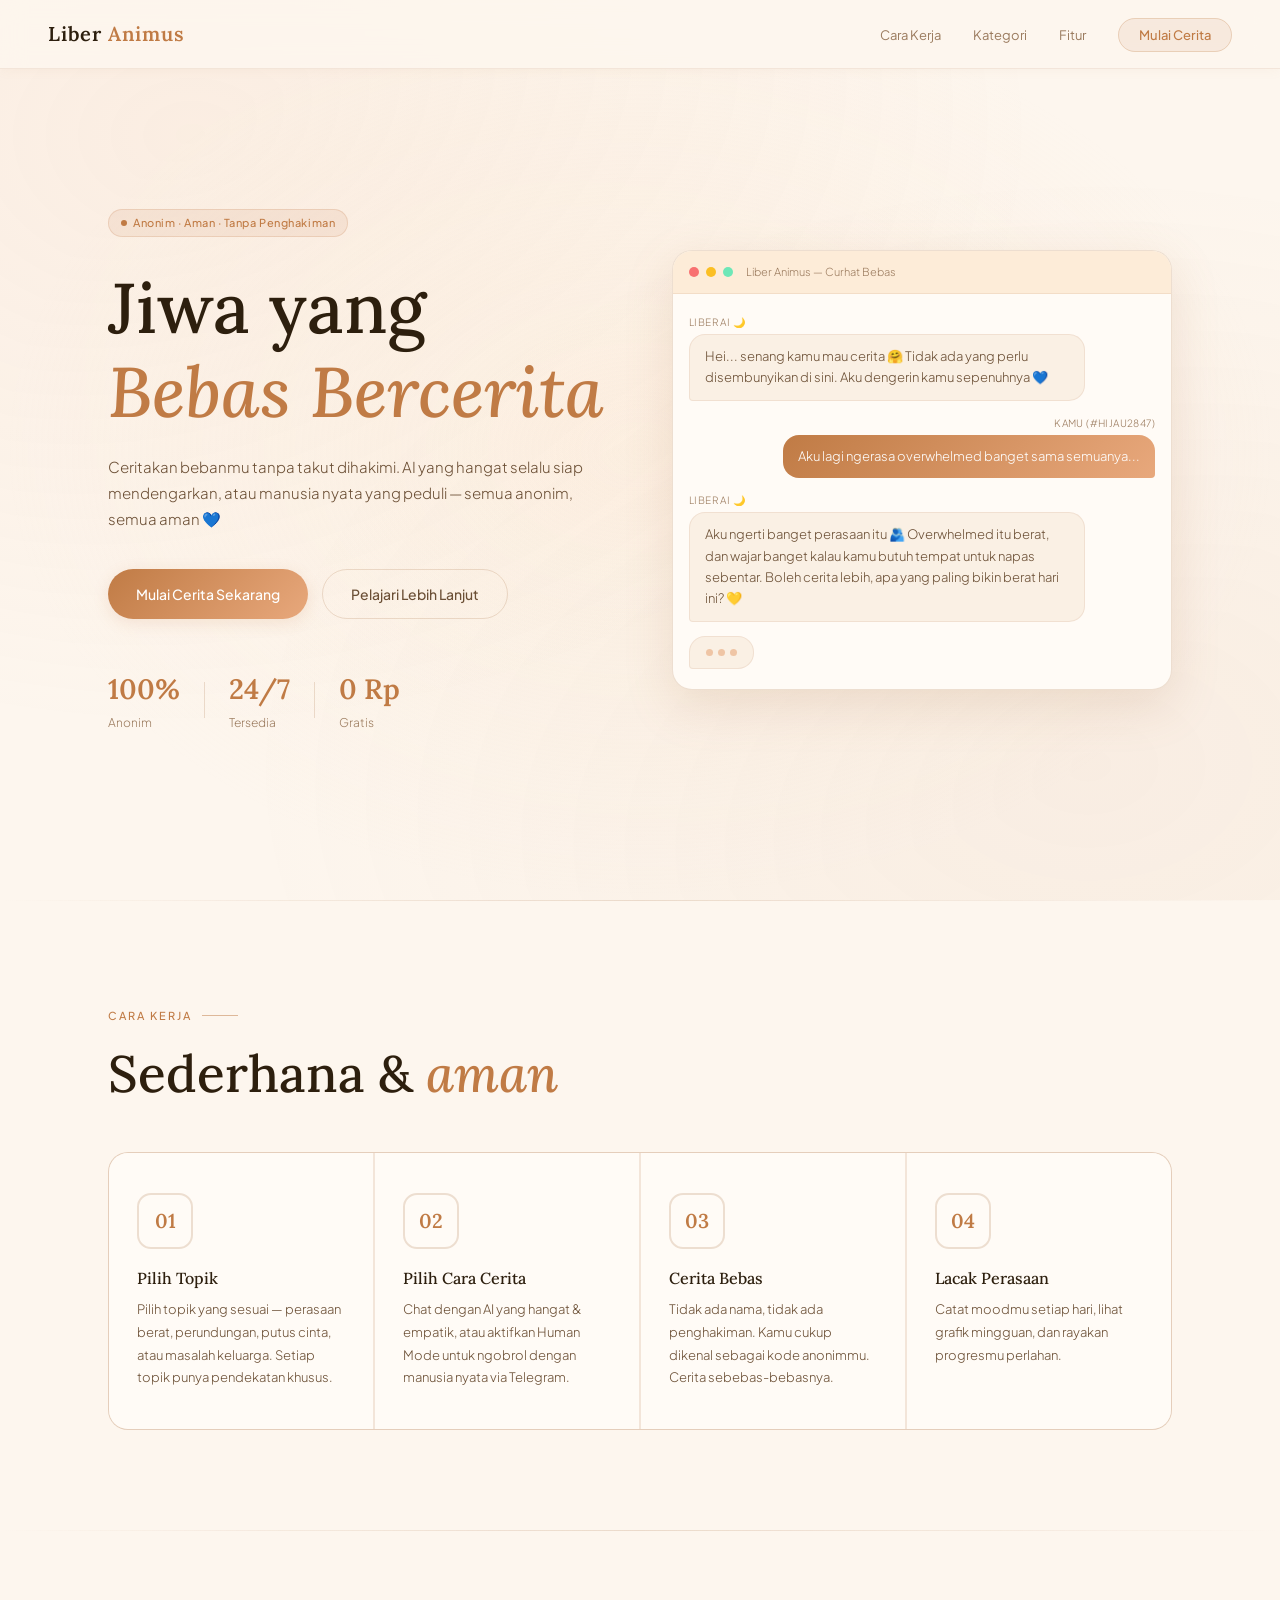
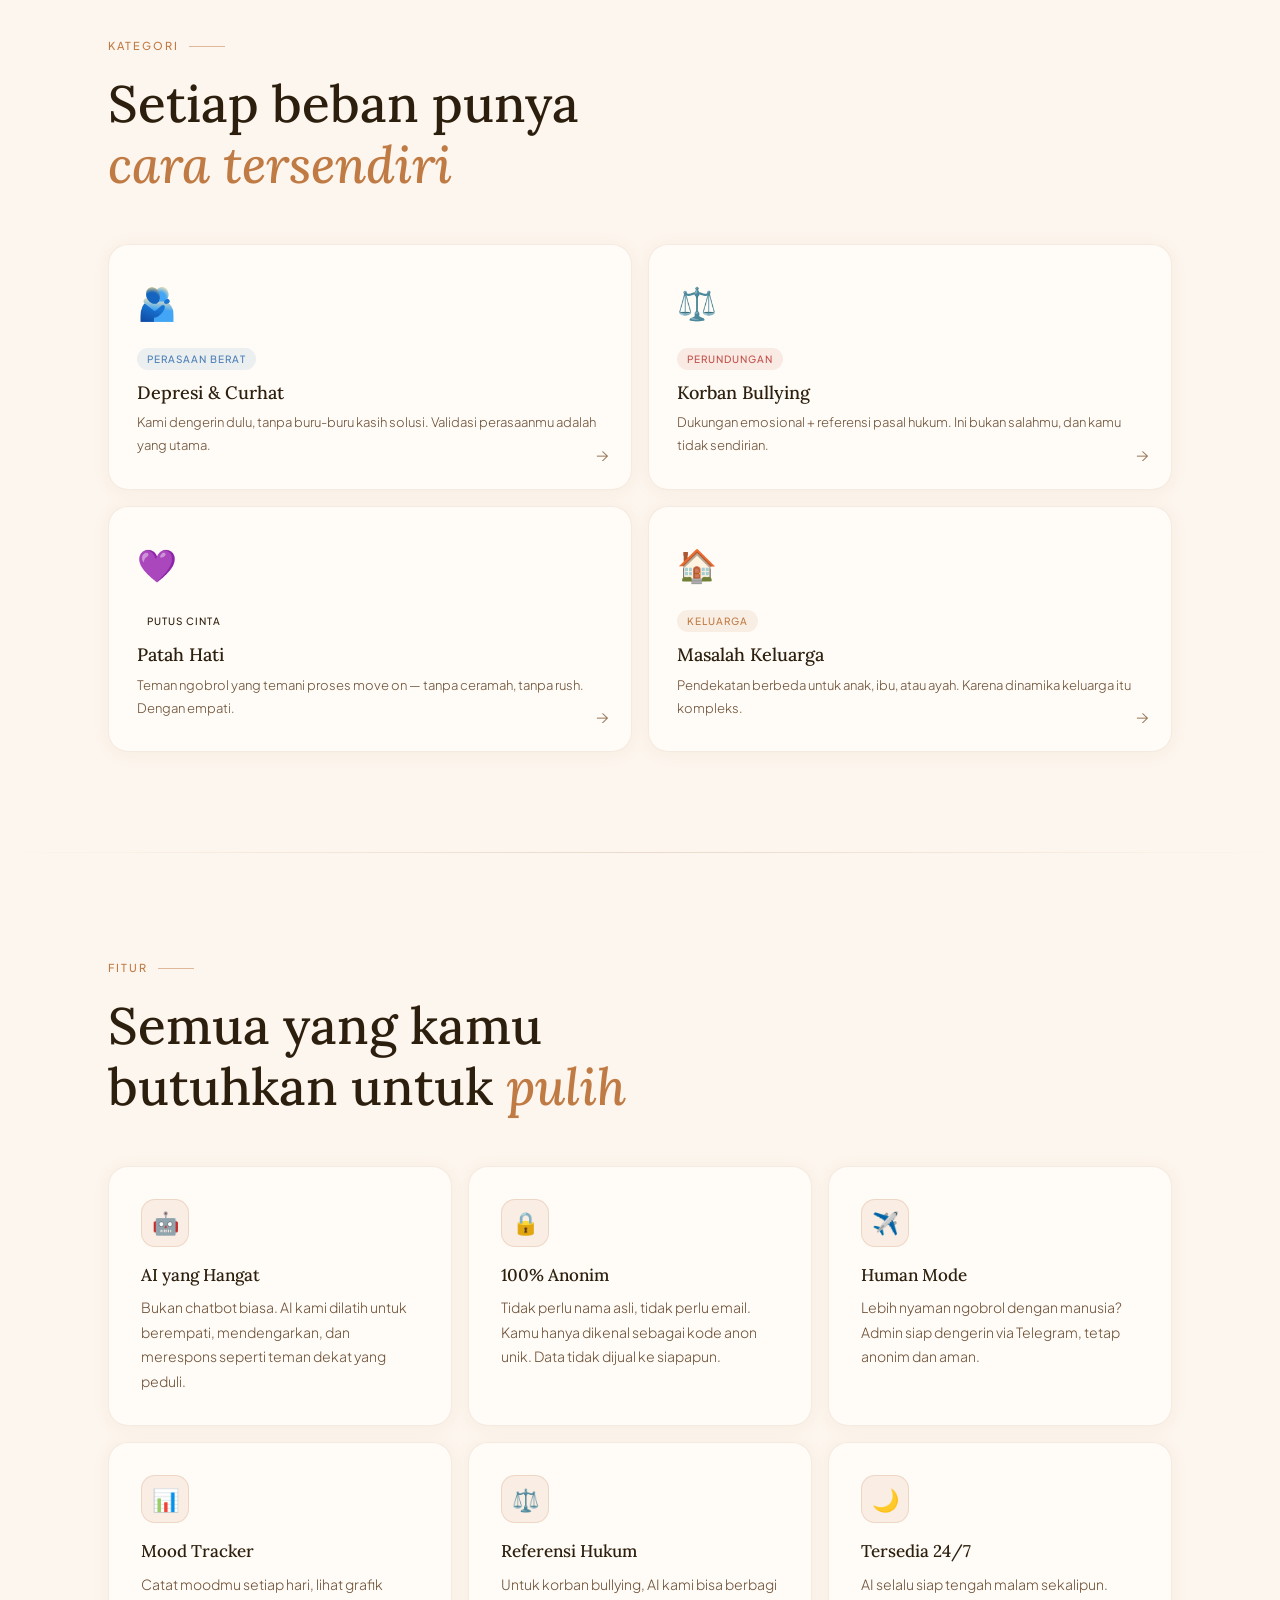
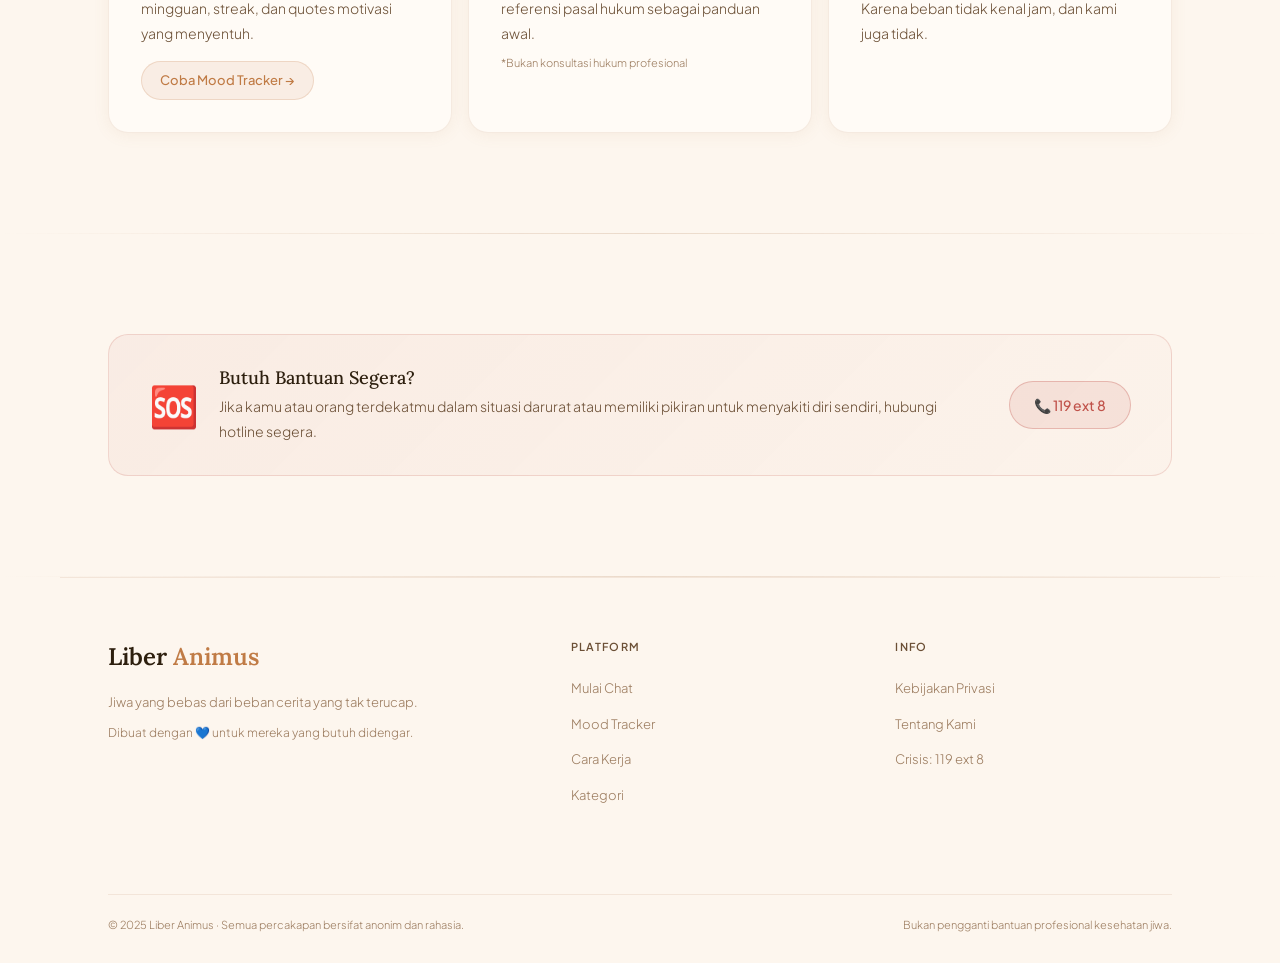
<file: index.html>
<!DOCTYPE html>
<html lang="id">
<head>
<meta charset="UTF-8">
<meta name="viewport" content="width=device-width, initial-scale=1.0">
<title>Liber Animus — Jiwa yang Bebas</title>
<meta name="description" content="Tempat cerita anonim tanpa penghakiman. AI hangat atau manusia nyata — pilihanmu.">
<link rel="stylesheet" href="style.css">
<link rel="stylesheet" href="index.css">
</head>
<body>

<nav>
  <a href="index.html" class="nav-logo">Liber <span>Animus</span></a>
  <ul class="nav-links">
    <li><a href="#cara-kerja">Cara Kerja</a></li>
    <li><a href="#kategori">Kategori</a></li>
    <li><a href="#fitur">Fitur</a></li>
    <li><a href="app.html" class="nav-cta">Mulai Cerita</a></li>
  </ul>
</nav>

<!-- HERO -->
<section class="hero">
  <div class="hero-inner">
    <div class="badge badge-accent hero-badge">
      <span class="badge-dot"></span>
      Anonim · Aman · Tanpa Penghakiman
    </div>
    <h1 class="hero-title">Jiwa yang<br><em>Bebas Bercerita</em></h1>
    <p class="hero-desc">Ceritakan bebanmu tanpa takut dihakimi. AI yang hangat selalu siap mendengarkan, atau manusia nyata yang peduli — semua anonim, semua aman 💙</p>
    <div class="hero-cta">
      <a href="app.html" class="btn btn-primary">Mulai Cerita Sekarang</a>
      <a href="#cara-kerja" class="btn btn-ghost">Pelajari Lebih Lanjut</a>
    </div>
    <div class="hero-stats">
      <div class="hero-stat"><span>100%</span><p>Anonim</p></div>
      <div class="hero-stat-div"></div>
      <div class="hero-stat"><span>24/7</span><p>Tersedia</p></div>
      <div class="hero-stat-div"></div>
      <div class="hero-stat"><span>0 Rp</span><p>Gratis</p></div>
    </div>
  </div>
  <div class="hero-visual">
    <div class="chat-preview">
      <div class="cp-header">
        <span class="cp-dot" style="background:#f87171"></span>
        <span class="cp-dot" style="background:#fbbf24"></span>
        <span class="cp-dot" style="background:#6ee7b7"></span>
        <span class="cp-title">Liber Animus — Curhat Bebas</span>
      </div>
      <div class="cp-body">
        <div class="cp-msg cp-ai">
          <div class="cp-name">Liber AI 🌙</div>
          <div class="cp-bubble">Hei... senang kamu mau cerita 🤗 Tidak ada yang perlu disembunyikan di sini. Aku dengerin kamu sepenuhnya 💙</div>
        </div>
        <div class="cp-msg cp-user">
          <div class="cp-name">Kamu (#Hijau2847)</div>
          <div class="cp-bubble">Aku lagi ngerasa overwhelmed banget sama semuanya...</div>
        </div>
        <div class="cp-msg cp-ai">
          <div class="cp-name">Liber AI 🌙</div>
          <div class="cp-bubble">Aku ngerti banget perasaan itu 🫂 Overwhelmed itu berat, dan wajar banget kalau kamu butuh tempat untuk napas sebentar. Boleh cerita lebih, apa yang paling bikin berat hari ini? 💛</div>
        </div>
        <div class="cp-typing">
          <span></span><span></span><span></span>
        </div>
      </div>
    </div>
  </div>
</section>

<div class="divider"></div>

<!-- CARA KERJA -->
<div class="section" id="cara-kerja">
  <div class="section-label reveal">Cara Kerja</div>
  <h2 class="section-title reveal">Sederhana & <em>aman</em></h2>
  <div class="steps reveal">
    <div class="step">
      <div class="step-num">01</div>
      <h3>Pilih Topik</h3>
      <p>Pilih topik yang sesuai — perasaan berat, perundungan, putus cinta, atau masalah keluarga. Setiap topik punya pendekatan khusus.</p>
    </div>
    <div class="step">
      <div class="step-num">02</div>
      <h3>Pilih Cara Cerita</h3>
      <p>Chat dengan AI yang hangat & empatik, atau aktifkan Human Mode untuk ngobrol dengan manusia nyata via Telegram.</p>
    </div>
    <div class="step">
      <div class="step-num">03</div>
      <h3>Cerita Bebas</h3>
      <p>Tidak ada nama, tidak ada penghakiman. Kamu cukup dikenal sebagai kode anonimmu. Cerita sebebas-bebasnya.</p>
    </div>
    <div class="step">
      <div class="step-num">04</div>
      <h3>Lacak Perasaan</h3>
      <p>Catat moodmu setiap hari, lihat grafik mingguan, dan rayakan progresmu perlahan.</p>
    </div>
  </div>
</div>

<div class="divider"></div>

<!-- KATEGORI -->
<div class="section" id="kategori">
  <div class="section-label reveal">Kategori</div>
  <h2 class="section-title reveal">Setiap beban punya<br><em>cara tersendiri</em></h2>
  <div class="categories reveal">
    <a href="app.html?topic=depresi" class="cat-card cat-blue">
      <span class="cat-emoji">🫂</span>
      <div class="cat-tag">Perasaan Berat</div>
      <h3>Depresi & Curhat</h3>
      <p>Kami dengerin dulu, tanpa buru-buru kasih solusi. Validasi perasaanmu adalah yang utama.</p>
      <span class="cat-arrow">→</span>
    </a>
    <a href="app.html?topic=bullying" class="cat-card cat-red">
      <span class="cat-emoji">⚖️</span>
      <div class="cat-tag">Perundungan</div>
      <h3>Korban Bullying</h3>
      <p>Dukungan emosional + referensi pasal hukum. Ini bukan salahmu, dan kamu tidak sendirian.</p>
      <span class="cat-arrow">→</span>
    </a>
    <a href="app.html?topic=putus" class="cat-card cat-purple">
      <span class="cat-emoji">💜</span>
      <div class="cat-tag">Putus Cinta</div>
      <h3>Patah Hati</h3>
      <p>Teman ngobrol yang temani proses move on — tanpa ceramah, tanpa rush. Dengan empati.</p>
      <span class="cat-arrow">→</span>
    </a>
    <a href="app.html?topic=keluarga" class="cat-card cat-gold">
      <span class="cat-emoji">🏠</span>
      <div class="cat-tag">Keluarga</div>
      <h3>Masalah Keluarga</h3>
      <p>Pendekatan berbeda untuk anak, ibu, atau ayah. Karena dinamika keluarga itu kompleks.</p>
      <span class="cat-arrow">→</span>
    </a>
  </div>
</div>

<div class="divider"></div>

<!-- FITUR -->
<div class="section" id="fitur">
  <div class="section-label reveal">Fitur</div>
  <h2 class="section-title reveal">Semua yang kamu<br>butuhkan untuk <em>pulih</em></h2>
  <div class="features reveal">
    <div class="card feat-card">
      <div class="card-icon">🤖</div>
      <h3>AI yang Hangat</h3>
      <p>Bukan chatbot biasa. AI kami dilatih untuk berempati, mendengarkan, dan merespons seperti teman dekat yang peduli.</p>
    </div>
    <div class="card feat-card">
      <div class="card-icon">🔒</div>
      <h3>100% Anonim</h3>
      <p>Tidak perlu nama asli, tidak perlu email. Kamu hanya dikenal sebagai kode anon unik. Data tidak dijual ke siapapun.</p>
    </div>
    <div class="card feat-card">
      <div class="card-icon">✈️</div>
      <h3>Human Mode</h3>
      <p>Lebih nyaman ngobrol dengan manusia? Admin siap dengerin via Telegram, tetap anonim dan aman.</p>
    </div>
    <div class="card feat-card">
      <div class="card-icon">📊</div>
      <h3>Mood Tracker</h3>
      <p>Catat moodmu setiap hari, lihat grafik mingguan, streak, dan quotes motivasi yang menyentuh.</p>
      <a href="mood.html" class="btn btn-soft btn-sm" style="margin-top:16px;display:inline-flex">Coba Mood Tracker →</a>
    </div>
    <div class="card feat-card">
      <div class="card-icon">⚖️</div>
      <h3>Referensi Hukum</h3>
      <p>Untuk korban bullying, AI kami bisa berbagi referensi pasal hukum sebagai panduan awal.</p>
      <p style="font-size:11px;margin-top:8px;color:var(--text-muted)">*Bukan konsultasi hukum profesional</p>
    </div>
    <div class="card feat-card">
      <div class="card-icon">🌙</div>
      <h3>Tersedia 24/7</h3>
      <p>AI selalu siap tengah malam sekalipun. Karena beban tidak kenal jam, dan kami juga tidak.</p>
    </div>
  </div>
</div>

<div class="divider"></div>

<!-- CRISIS -->
<div class="section">
  <div class="crisis-banner reveal">
    <div class="crisis-left">
      <span class="crisis-icon">🆘</span>
      <div>
        <h3 style="font-size:18px;margin-bottom:6px">Butuh Bantuan Segera?</h3>
        <p>Jika kamu atau orang terdekatmu dalam situasi darurat atau memiliki pikiran untuk menyakiti diri sendiri, hubungi hotline segera.</p>
      </div>
    </div>
    <a href="tel:119" class="btn btn-danger">📞 119 ext 8</a>
  </div>
</div>

<div class="divider"></div>

<!-- FOOTER -->
<footer>
  <div class="footer-brand">
    <div class="footer-logo">Liber <span>Animus</span></div>
    <p>Jiwa yang bebas dari beban cerita yang tak terucap.</p>
    <p style="margin-top:8px;font-size:12px">Dibuat dengan 💙 untuk mereka yang butuh didengar.</p>
  </div>
  <div class="footer-col">
    <h5>Platform</h5>
    <ul>
      <li><a href="app.html">Mulai Chat</a></li>
      <li><a href="mood.html">Mood Tracker</a></li>
      <li><a href="#cara-kerja">Cara Kerja</a></li>
      <li><a href="#kategori">Kategori</a></li>
    </ul>
  </div>
  <div class="footer-col">
    <h5>Info</h5>
    <ul>
      <li><a href="#">Kebijakan Privasi</a></li>
      <li><a href="#">Tentang Kami</a></li>
      <li><a href="tel:119">Crisis: 119 ext 8</a></li>
    </ul>
  </div>
  <div class="footer-bottom">
    <p>© 2025 Liber Animus · Semua percakapan bersifat anonim dan rahasia.</p>
    <p>Bukan pengganti bantuan profesional kesehatan jiwa.</p>
  </div>
</footer>

<script>
const reveals = document.querySelectorAll('.reveal');
const obs = new IntersectionObserver(entries => {
  entries.forEach((e,i) => {
    if (e.isIntersecting) setTimeout(() => e.target.classList.add('visible'), i * 80);
  });
}, { threshold: 0.08 });
reveals.forEach(el => obs.observe(el));
</script>
</body>
</html>
</file>
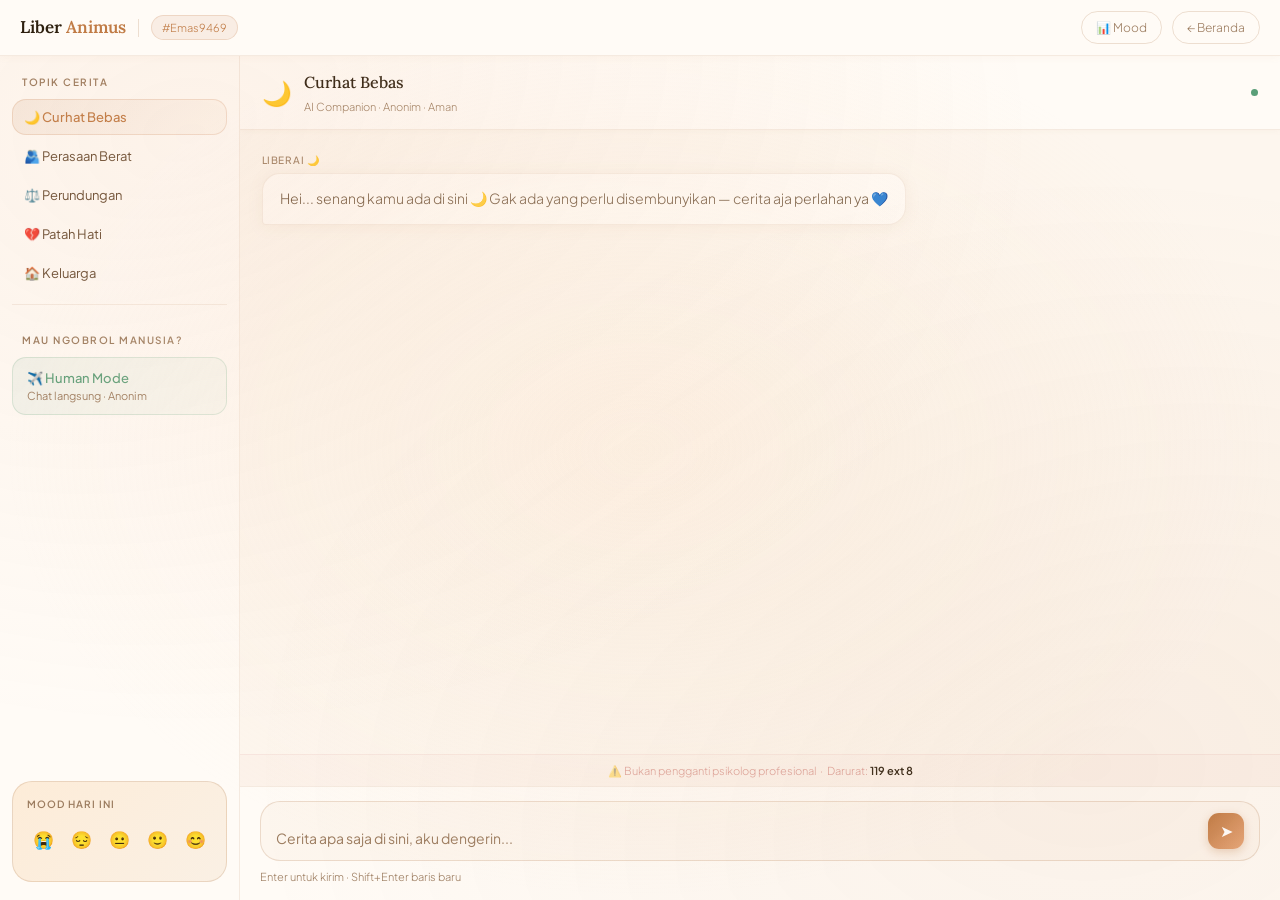
<file: app.html>
<!DOCTYPE html>
<html lang="id">
<head>
<meta charset="UTF-8">
<meta name="viewport" content="width=device-width, initial-scale=1.0">
<title>Liber Animus — Ruang Ceritamu</title>
<link rel="stylesheet" href="style.css">
<link rel="stylesheet" href="app.css">
</head>
<body>

<header class="topbar">
  <a href="index.html" class="topbar-logo">Liber <span>Animus</span></a>
  <div class="topbar-sep"></div>
  <span class="anon-pill" id="anonCode">...</span>
  <div class="topbar-right">
    <a href="mood.html" class="back-link">📊 Mood</a>
    <a href="index.html" class="back-link">← Beranda</a>
  </div>
</header>

<div class="app-body">
  <aside class="sidebar">
    <div class="sidebar-label">Topik Cerita</div>
    <button class="topic-btn" data-topic="umum"     onclick="LiberChat.setTopic('umum')">    🌙 Curhat Bebas</button>
    <button class="topic-btn" data-topic="depresi"  onclick="LiberChat.setTopic('depresi')"> 🫂 Perasaan Berat</button>
    <button class="topic-btn" data-topic="bullying" onclick="LiberChat.setTopic('bullying')">⚖️ Perundungan</button>
    <button class="topic-btn" data-topic="putus"    onclick="LiberChat.setTopic('putus')">   💔 Patah Hati</button>
    <button class="topic-btn" data-topic="keluarga" onclick="LiberChat.setTopic('keluarga')">🏠 Keluarga</button>
    <div class="sidebar-sep"></div>
    <div class="sidebar-label">Mau Ngobrol Manusia?</div>
    <button class="human-btn" onclick="document.getElementById('hmModal').classList.add('active')">
      <div class="human-btn-title">✈️ Human Mode</div>
      <div class="human-btn-sub">Chat langsung · Anonim</div>
    </button>
    <div class="mood-widget">
      <div class="mood-widget-title">Mood hari ini</div>
      <div class="mood-row">
        <button class="mood-btn" onclick="saveMood(this,1)" title="Sangat Berat">😭</button>
        <button class="mood-btn" onclick="saveMood(this,2)" title="Berat">😔</button>
        <button class="mood-btn" onclick="saveMood(this,3)" title="Biasa">😐</button>
        <button class="mood-btn" onclick="saveMood(this,4)" title="Lumayan">🙂</button>
        <button class="mood-btn" onclick="saveMood(this,5)" title="Baik">😊</button>
      </div>
      <div class="mood-saved" id="moodSaved"></div>
    </div>
  </aside>

  <div class="chat-area">
    <div class="chat-header">
      <span class="chat-header-icon" id="topicIcon">🌙</span>
      <div>
        <div class="chat-header-title" id="topicName">Curhat Bebas</div>
        <div class="chat-header-sub">AI Companion · Anonim · Aman</div>
      </div>
      <div class="online-dot"></div>
    </div>
    <div class="chat-messages" id="chatMessages"></div>
    <div class="disclaimer-bar">⚠️ Bukan pengganti psikolog profesional &nbsp;·&nbsp; Darurat: <strong>119 ext 8</strong></div>
    <div class="input-area">
      <div class="input-wrap">
        <textarea class="chat-input" id="chatInput" rows="1"
          placeholder="Cerita apa saja di sini, aku dengerin..."
          oninput="autoResize(this)"></textarea>
        <button class="send-btn" id="sendBtn">➤</button>
      </div>
      <div class="input-hint">Enter untuk kirim · Shift+Enter baris baru</div>
    </div>
  </div>
</div>

<!-- HUMAN MODE MODAL -->
<div class="modal-overlay" id="hmModal">
  <div class="hm-modal">
    <button class="modal-close" onclick="document.getElementById('hmModal').classList.remove('active')">✕</button>
    <div style="text-align:center;margin-bottom:24px">
      <div style="font-size:44px;margin-bottom:12px">✈️</div>
      <div class="modal-title">Human <em>Mode</em></div>
      <p class="modal-sub">Ngobrol dengan manusia nyata via Telegram. Identitasmu 100% tersembunyi.</p>
    </div>
    <div style="background:var(--bg2);border:1px solid var(--border2);border-radius:14px;padding:16px;margin-bottom:16px">
      <p style="font-size:13px;color:var(--text-soft);line-height:1.85;margin:0">
        <strong style="color:var(--text)">Cara pakai:</strong><br>
        1. Klik tombol → masuk Telegram bot<br>
        2. Ketik <strong style="color:var(--accent)">/start</strong> lalu kirim kode anonimmu:<br>
        &nbsp;&nbsp;&nbsp;<strong id="hmAnonCode" style="color:var(--accent);font-size:15px"></strong><br>
        3. Cerita — admin akan balas secepatnya 💙
      </p>
    </div>
    <div style="background:rgba(90,158,120,0.06);border:1px solid rgba(90,158,120,0.2);border-radius:12px;padding:12px 16px;margin-bottom:20px">
      <p style="font-size:12px;color:var(--success);margin:0">🔐 Admin hanya tahu kode anonimmu — identitas asli tidak diketahui siapapun.</p>
    </div>
    <a href="https://t.me/liberanimus_bot" target="_blank"
      style="display:block;text-align:center;background:linear-gradient(135deg,var(--accent),var(--accent2));color:#fff;padding:14px;border-radius:14px;text-decoration:none;font-size:14px;font-weight:500;box-shadow:0 4px 16px rgba(192,123,69,0.3)">
      Buka Telegram Bot →
    </a>
  </div>
</div>

<div id="toast" class="toast"></div>

<script src="gemini.js"></script>
<script src="chat.js"></script>
<script>
function autoResize(el) {
  el.style.height = 'auto';
  el.style.height = Math.min(el.scrollHeight, 100) + 'px';
}
function saveMood(btn, val) {
  document.querySelectorAll('.mood-btn').forEach(b => b.classList.remove('selected'));
  btn.classList.add('selected');
  const labels = ['','Sangat Berat','Berat','Biasa','Lumayan','Baik'];
  const today = new Date().toISOString().split('T')[0];
  localStorage.setItem(`la_mood_${today}`, JSON.stringify({ val, note:'' }));
  const el = document.getElementById('moodSaved');
  if (el) el.textContent = `${btn.textContent} ${labels[val]} dicatat`;
  showToast(`Mood ${btn.textContent} tersimpan!`);
}
function showToast(msg) {
  const t = document.getElementById('toast');
  t.textContent = msg; t.className = 'toast success show';
  setTimeout(() => t.classList.remove('show'), 2500);
}
document.addEventListener('DOMContentLoaded', () => {
  const code = sessionStorage.getItem('la_anon') || '';
  const el = document.getElementById('hmAnonCode');
  if (el) el.textContent = code;
  const today = new Date().toISOString().split('T')[0];
  const saved = localStorage.getItem(`la_mood_${today}`);
  if (saved) {
    try {
      const { val } = JSON.parse(saved);
      const btn = document.querySelectorAll('.mood-btn')[val-1];
      if (btn) { btn.classList.add('selected'); const labels=['','Sangat Berat','Berat','Biasa','Lumayan','Baik']; document.getElementById('moodSaved').textContent = `${btn.textContent} ${labels[val]} dicatat`; }
    } catch(e) {}
  }
});
document.getElementById('hmModal').addEventListener('click', function(e) { if(e.target===this) this.classList.remove('active'); });
</script>

<!-- BOTTOM NAV (mobile only) -->
<div class="panel-overlay" id="panelOverlay" onclick="closePanels()"></div>

<!-- Panel Topik -->
<div class="mobile-panel" id="topikPanel">
  <div class="panel-handle"></div>
  <div class="panel-title">Topik Cerita</div>
  <button class="topic-btn" data-topic="umum"     onclick="LiberChat.setTopic('umum');closePanels()">🌙 Curhat Bebas</button>
  <button class="topic-btn" data-topic="depresi"  onclick="LiberChat.setTopic('depresi');closePanels()">🫂 Perasaan Berat</button>
  <button class="topic-btn" data-topic="bullying" onclick="LiberChat.setTopic('bullying');closePanels()">⚖️ Perundungan</button>
  <button class="topic-btn" data-topic="putus"    onclick="LiberChat.setTopic('putus');closePanels()">💔 Patah Hati</button>
  <button class="topic-btn" data-topic="keluarga" onclick="LiberChat.setTopic('keluarga');closePanels()">🏠 Keluarga</button>
</div>

<!-- Panel Mood -->
<div class="mobile-panel" id="moodPanel">
  <div class="panel-handle"></div>
  <div class="panel-title">Mood Hari Ini</div>
  <div class="mood-row">
    <button class="mood-btn" onclick="saveMood(this,1)" title="Sangat Berat">😭</button>
    <button class="mood-btn" onclick="saveMood(this,2)" title="Berat">😔</button>
    <button class="mood-btn" onclick="saveMood(this,3)" title="Biasa">😐</button>
    <button class="mood-btn" onclick="saveMood(this,4)" title="Lumayan">🙂</button>
    <button class="mood-btn" onclick="saveMood(this,5)" title="Baik">😊</button>
  </div>
  <div class="mood-saved" id="moodSavedMobile" style="text-align:center;margin-top:12px;font-size:13px;color:var(--text-muted)"></div>
  <a href="mood.html" style="display:block;text-align:center;margin-top:16px;font-size:13px;color:var(--accent)">Lihat Mood Tracker →</a>
</div>

<!-- Bottom Nav -->
<nav class="bottom-nav">
  <button class="bn-item active" id="bn-chat" onclick="showChat()">
    <span>💬</span><span>Chat</span>
  </button>
  <button class="bn-item" id="bn-topik" onclick="togglePanel('topikPanel','bn-topik')">
    <span>📂</span><span>Topik</span>
  </button>
  <button class="bn-item" id="bn-human" onclick="document.getElementById('hmModal').classList.add('active');closePanels()">
    <span>✈️</span><span>Human</span>
  </button>
  <button class="bn-item" id="bn-mood" onclick="togglePanel('moodPanel','bn-mood')">
    <span>📊</span><span>Mood</span>
  </button>
</nav>

<script>
function togglePanel(panelId, btnId) {
  const panel = document.getElementById(panelId);
  const overlay = document.getElementById('panelOverlay');
  const isOpen = panel.classList.contains('open');
  closePanels();
  if (!isOpen) {
    panel.classList.add('open');
    overlay.classList.add('show');
    document.querySelectorAll('.bn-item').forEach(b => b.classList.remove('active'));
    document.getElementById(btnId)?.classList.add('active');
  }
}
function closePanels() {
  document.querySelectorAll('.mobile-panel').forEach(p => p.classList.remove('open'));
  document.getElementById('panelOverlay')?.classList.remove('show');
  document.getElementById('bn-chat')?.classList.add('active');
  document.querySelectorAll('.bn-item:not(#bn-chat)').forEach(b => b.classList.remove('active'));
}
function showChat() {
  closePanels();
  document.getElementById('bn-chat').classList.add('active');
}
</script>
</body>
</html>
</file>
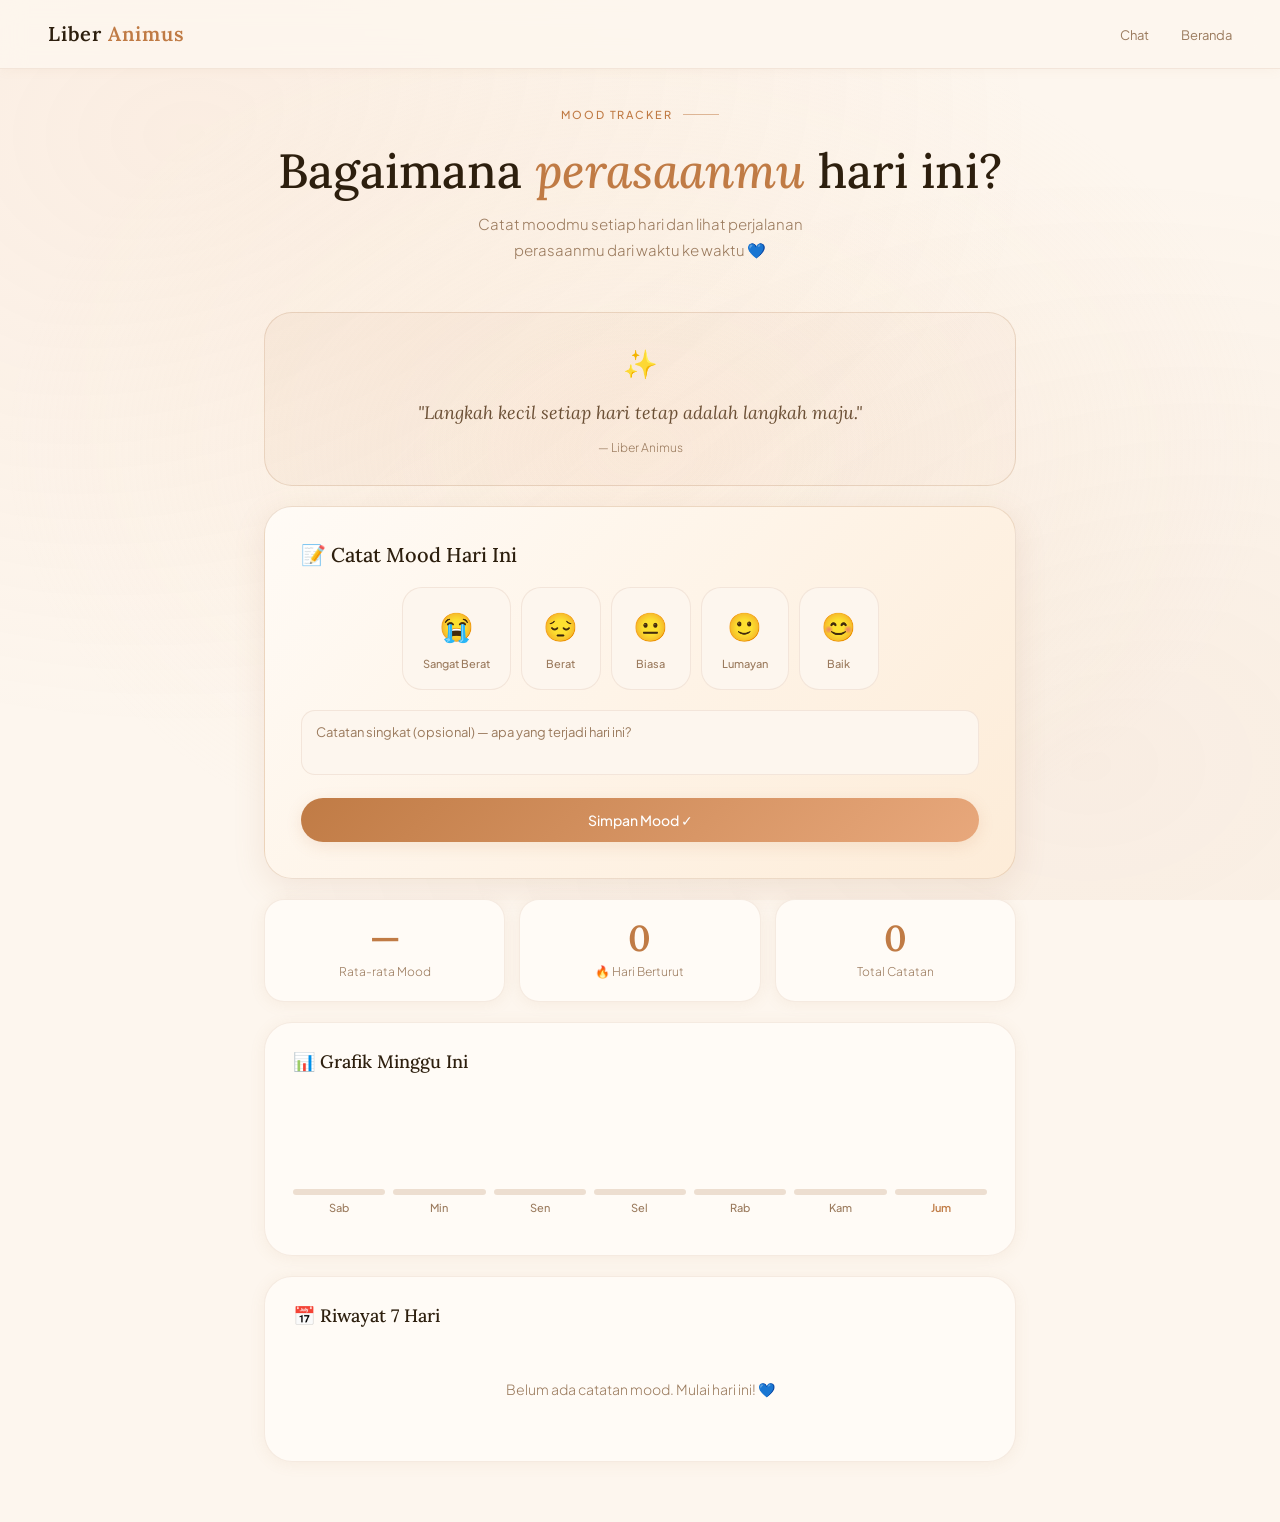
<file: mood.html>
<!DOCTYPE html>
<html lang="id">
<head>
<meta charset="UTF-8">
<meta name="viewport" content="width=device-width, initial-scale=1.0">
<title>Liber Animus — Mood Tracker</title>
<link rel="stylesheet" href="style.css">
<link rel="stylesheet" href="mood.css">
</head>
<body>

<nav>
  <a href="index.html" class="nav-logo">Liber <span>Animus</span></a>
  <ul class="nav-links">
    <li><a href="app.html">Chat</a></li>
    <li><a href="index.html">Beranda</a></li>
  </ul>
</nav>

<div class="mood-page">

  <div class="mood-header">
    <div class="section-label" style="justify-content:center">Mood Tracker</div>
    <h1>Bagaimana <em>perasaanmu</em> hari ini?</h1>
    <p>Catat moodmu setiap hari dan lihat perjalanan perasaanmu dari waktu ke waktu 💙</p>
  </div>

  <!-- QUOTE HARIAN -->
  <div class="quote-card" id="quoteCard">
    <div class="quote-icon">✨</div>
    <div class="quote-text" id="quoteText">Memuat quote...</div>
    <div class="quote-author" id="quoteAuthor"></div>
  </div>

  <!-- CATAT MOOD HARI INI -->
  <div class="today-card">
    <h3>📝 Catat Mood Hari Ini</h3>
    <div class="mood-options" id="moodOptions"></div>
    <textarea class="mood-note" id="moodNote" rows="2" placeholder="Catatan singkat (opsional) — apa yang terjadi hari ini?"></textarea>
    <button class="btn btn-primary btn-full" onclick="saveTodayMood()">Simpan Mood ✓</button>
    <div id="savedMsg" style="text-align:center;margin-top:12px;font-size:13px;color:var(--success);display:none">✓ Mood hari ini tersimpan!</div>
  </div>

  <!-- STATS -->
  <div class="stats-row" id="statsRow">
    <div class="stat-card"><span class="stat-val" id="statAvg">—</span><div class="stat-label">Rata-rata Mood</div></div>
    <div class="stat-card"><span class="stat-val" id="statStreak">0</span><div class="stat-label">🔥 Hari Berturut</div></div>
    <div class="stat-card"><span class="stat-val" id="statTotal">0</span><div class="stat-label">Total Catatan</div></div>
  </div>

  <!-- GRAFIK MINGGUAN -->
  <div class="chart-card">
    <h3>📊 Grafik Minggu Ini</h3>
    <div class="chart-bars" id="chartBars"></div>
  </div>

  <!-- RIWAYAT -->
  <div class="history-card">
    <h3>📅 Riwayat 7 Hari</h3>
    <div class="history-list" id="historyList"></div>
  </div>

</div>

<div id="toast" class="toast"></div>

<script>
const MOODS = [
  { val:1, emoji:'😭', label:'Sangat Berat', color:'#e07070' },
  { val:2, emoji:'😔', label:'Berat',        color:'#e09050' },
  { val:3, emoji:'😐', label:'Biasa',        color:'#d4b050' },
  { val:4, emoji:'🙂', label:'Lumayan',      color:'#80b870' },
  { val:5, emoji:'😊', label:'Baik',         color:'#5a9e78' }
];

const QUOTES = [
  { text: "Kamu tidak harus kuat setiap saat. Hari ini cukup dengan bertahan.", author: "— Liber Animus" },
  { text: "Perasaanmu valid, apapun itu. Kamu layak untuk didengar.", author: "— Liber Animus" },
  { text: "Setiap hari yang kamu lewati adalah bukti betapa kuatnya kamu.", author: "— Liber Animus" },
  { text: "Tidak apa-apa untuk tidak baik-baik saja. Itu juga bagian dari manusia.", author: "— Liber Animus" },
  { text: "Langkah kecil setiap hari tetap adalah langkah maju.", author: "— Liber Animus" },
  { text: "Kamu sudah melewati semua hari terberatmu sejauh ini — itu luar biasa.", author: "— Liber Animus" },
  { text: "Merawat dirimu sendiri bukan kemewahan, itu kebutuhan.", author: "— Liber Animus" },
  { text: "Ceritamu belum selesai. Halaman berikutnya masih menunggu.", author: "— Liber Animus" },
  { text: "Kamu berharga, bahkan di hari-hari saat kamu lupa akan hal itu.", author: "— Liber Animus" },
  { text: "Istirahat bukan berarti menyerah. Itu berarti kamu manusia.", author: "— Liber Animus" }
];

let selectedMood = null;

function getKey(date) { return `la_mood_${date}`; }
function getToday() { return new Date().toISOString().split('T')[0]; }

function getAllMoods() {
  const result = [];
  for (let i = 0; i < localStorage.length; i++) {
    const key = localStorage.key(i);
    if (key && key.startsWith('la_mood_')) {
      try {
        const date = key.replace('la_mood_', '');
        const raw = localStorage.getItem(key);
        const data = typeof raw === 'string' && raw.startsWith('{') ? JSON.parse(raw) : { val: parseInt(raw), note: '' };
        result.push({ date, ...data });
      } catch(e) {}
    }
  }
  return result.sort((a, b) => a.date.localeCompare(b.date));
}

function getLast7() {
  const all = getAllMoods();
  const days = [];
  for (let i = 6; i >= 0; i--) {
    const d = new Date(); d.setDate(d.getDate() - i);
    const date = d.toISOString().split('T')[0];
    const dayNames = ['Min','Sen','Sel','Rab','Kam','Jum','Sab'];
    const entry = all.find(m => m.date === date);
    days.push({ date, day: dayNames[d.getDay()], isToday: i === 0, ...entry });
  }
  return days;
}

function getStreak() {
  const all = getAllMoods();
  let streak = 0;
  const d = new Date();
  while (true) {
    const date = d.toISOString().split('T')[0];
    if (all.find(m => m.date === date && m.val)) { streak++; d.setDate(d.getDate() - 1); }
    else break;
  }
  return streak;
}

function getAverage() {
  const all = getAllMoods().filter(m => m.val);
  if (!all.length) return null;
  return (all.reduce((s, m) => s + m.val, 0) / all.length).toFixed(1);
}

// Render mood picker
function renderPicker() {
  const container = document.getElementById('moodOptions');
  const today = getToday();
  const saved = localStorage.getItem(getKey(today));
  let savedVal = null;
  if (saved) {
    try { savedVal = saved.startsWith('{') ? JSON.parse(saved).val : parseInt(saved); } catch(e) {}
  }

  container.innerHTML = MOODS.map(m => `
    <div class="mood-option ${savedVal === m.val ? 'selected' : ''}" onclick="selectMood(${m.val})" data-val="${m.val}">
      <span class="mood-option-emoji">${m.emoji}</span>
      <span class="mood-option-label">${m.label}</span>
    </div>
  `).join('');

  if (savedVal) {
    selectedMood = savedVal;
    const raw = localStorage.getItem(getKey(today));
    try {
      const data = raw.startsWith('{') ? JSON.parse(raw) : { note: '' };
      document.getElementById('moodNote').value = data.note || '';
    } catch(e) {}
    document.getElementById('savedMsg').style.display = 'block';
  }
}

function selectMood(val) {
  selectedMood = val;
  document.querySelectorAll('.mood-option').forEach(el => {
    el.classList.toggle('selected', parseInt(el.dataset.val) === val);
  });
  document.getElementById('savedMsg').style.display = 'none';
}

function saveTodayMood() {
  if (!selectedMood) { showToast('Pilih mood dulu ya! 😊', 'error'); return; }
  const note = document.getElementById('moodNote').value.trim();
  localStorage.setItem(getKey(getToday()), JSON.stringify({ val: selectedMood, note }));
  document.getElementById('savedMsg').style.display = 'block';
  const mood = MOODS.find(m => m.val === selectedMood);
  showToast(`${mood.emoji} Mood "${mood.label}" tersimpan!`, 'success');
  renderStats();
  renderChart();
  renderHistory();
}

// Render stats
function renderStats() {
  const avg = getAverage();
  const avgMood = avg ? MOODS.find(m => m.val === Math.round(parseFloat(avg))) : null;
  document.getElementById('statAvg').textContent = avg ? `${avgMood?.emoji || ''} ${avg}` : '—';
  document.getElementById('statStreak').textContent = getStreak();
  document.getElementById('statTotal').textContent = getAllMoods().filter(m=>m.val).length;
}

// Render chart
function renderChart() {
  const days = getLast7();
  const container = document.getElementById('chartBars');
  container.innerHTML = days.map(d => {
    const mood = d.val ? MOODS.find(m => m.val === d.val) : null;
    const heightPct = d.val ? (d.val / 5) * 100 : 0;
    return `
      <div class="chart-bar-wrap ${d.isToday ? 'chart-today' : ''}">
        ${mood
          ? `<div class="chart-bar" style="height:${heightPct}%;background:${mood.color};opacity:0.8" title="${mood.label}">
             </div>`
          : `<div class="chart-bar-empty"></div>`
        }
        <div class="chart-day">${d.day}</div>
      </div>
    `;
  }).join('');
}

// Render history
function renderHistory() {
  const days = getLast7().reverse();
  const container = document.getElementById('historyList');
  const entries = days.filter(d => d.val);
  if (!entries.length) {
    container.innerHTML = '<div class="history-empty">Belum ada catatan mood. Mulai hari ini! 💙</div>';
    return;
  }
  container.innerHTML = entries.map(d => {
    const mood = MOODS.find(m => m.val === d.val);
    const date = new Date(d.date).toLocaleDateString('id-ID', { weekday:'short', day:'numeric', month:'short' });
    return `
      <div class="history-item">
        <span class="history-emoji">${mood.emoji}</span>
        <div class="history-date">${date}</div>
        <div>
          <div class="history-label">${mood.label}</div>
          ${d.note ? `<div class="history-note">${d.note}</div>` : ''}
        </div>
      </div>
    `;
  }).join('');
}

// Quote harian
function renderQuote() {
  const idx = new Date().getDate() % QUOTES.length;
  const q = QUOTES[idx];
  document.getElementById('quoteText').textContent = `"${q.text}"`;
  document.getElementById('quoteAuthor').textContent = q.author;
}

function showToast(msg, type = 'success') {
  const t = document.getElementById('toast');
  t.textContent = msg; t.className = `toast ${type} show`;
  setTimeout(() => t.classList.remove('show'), 2500);
}

// Init
document.addEventListener('DOMContentLoaded', () => {
  renderQuote();
  renderPicker();
  renderStats();
  renderChart();
  renderHistory();
});
</script>
</body>
</html>
</file>
<file: style.css>
@import url('https://fonts.googleapis.com/css2?family=Lora:ital,wght@0,400;0,500;0,600;1,400;1,500&family=Plus+Jakarta+Sans:wght@300;400;500;600&display=swap');


:root {
  /* Backgrounds */
  --bg:        #fdf6ee;
  --bg2:       #faf0e4;
  --surface:   #fffbf6;
  --surface2:  #fdecd8;

  /* Borders */
  --border:    rgba(180,130,90,0.14);
  --border2:   rgba(180,130,90,0.24);

  /* Brand Colors */
  --accent:       #c07b45;
  --accent2:      #e8a87c;
  --accent-soft:  rgba(192,123,69,0.10);
  --accent-glow:  rgba(192,123,69,0.15);

  /* Text */
  --text:        #2d1f0e;
  --text-soft:   #6b4f35;
  --text-muted:  #9b7b5e;

  /* Status */
  --success:  #5a9e78;
  --danger:   #c0524a;
  --warning:  #d4922a;
  --info:     #4a7fb5;

  /* Shadows */
  --shadow:    0 2px 16px rgba(180,130,90,0.09);
  --shadow-lg: 0 8px 32px rgba(180,130,90,0.14);
  --shadow-xl: 0 16px 48px rgba(180,130,90,0.18);

  /* Radius */
  --r-sm:  8px;
  --r-md:  14px;
  --r-lg:  20px;
  --r-xl:  28px;
  --r-full: 9999px;

  /* Typography */
  --font-serif: 'Lora', serif;
  --font-sans:  'Plus Jakarta Sans', sans-serif;
}

/* ============================================
   RESET & BASE
   ============================================ */
*, *::before, *::after { margin:0; padding:0; box-sizing:border-box; }
html { scroll-behavior:smooth; }

body {
  font-family: var(--font-sans);
  font-weight: 300;
  background: var(--bg);
  color: var(--text);
  line-height: 1.6;
  overflow-x: hidden;
}

body::before {
  content: '';
  position: fixed; inset: 0; pointer-events: none; z-index: 0;
  background:
    radial-gradient(ellipse at 15% 15%, rgba(232,168,124,0.10) 0%, transparent 55%),
    radial-gradient(ellipse at 85% 85%, rgba(192,123,69,0.07) 0%, transparent 55%),
    radial-gradient(ellipse at 50% 50%, rgba(253,236,216,0.4) 0%, transparent 70%);
}

/* ============================================
   TYPOGRAPHY
   ============================================ */
h1, h2, h3 { font-family: var(--font-serif); font-weight: 500; line-height: 1.2; }
h1 { font-size: clamp(40px, 7vw, 80px); }
h2 { font-size: clamp(28px, 4vw, 52px); }
h3 { font-size: clamp(18px, 2.5vw, 28px); }
p  { font-size: 14px; line-height: 1.75; color: var(--text-soft); }
em { font-style: italic; color: var(--accent); }
strong { font-weight: 600; color: var(--text); }

/* ============================================
   BUTTONS
   ============================================ */
.btn {
  display: inline-flex; align-items: center; justify-content: center;
  gap: 8px; padding: 13px 28px; border-radius: var(--r-full);
  font-family: var(--font-sans); font-size: 14px; font-weight: 500;
  cursor: pointer; border: none; text-decoration: none;
  transition: all 0.25s ease;
}
.btn-primary {
  background: linear-gradient(135deg, var(--accent), var(--accent2));
  color: #fff;
  box-shadow: 0 4px 16px var(--accent-glow);
}
.btn-primary:hover { transform: translateY(-2px); box-shadow: 0 8px 24px var(--accent-glow); }

.btn-ghost {
  background: transparent; color: var(--text-soft);
  border: 1.5px solid var(--border2);
}
.btn-ghost:hover { border-color: var(--accent); color: var(--accent); background: var(--accent-soft); }

.btn-soft {
  background: var(--accent-soft); color: var(--accent);
  border: 1px solid rgba(192,123,69,0.2);
}
.btn-soft:hover { background: rgba(192,123,69,0.15); }

.btn-full { width: 100%; }
.btn-sm { padding: 8px 18px; font-size: 13px; }

/* ============================================
   NAVIGATION
   ============================================ */
nav {
  position: fixed; top: 0; left: 0; right: 0; z-index: 100;
  padding: 18px 48px;
  display: flex; justify-content: space-between; align-items: center;
  background: rgba(253,246,238,0.88);
  backdrop-filter: blur(12px);
  border-bottom: 1px solid var(--border);
  box-shadow: 0 1px 12px rgba(180,130,90,0.06);
}
.nav-logo {
  font-family: var(--font-serif); font-size: 20px; font-weight: 600;
  color: var(--text); text-decoration: none; letter-spacing: 0.04em;
}
.nav-logo span { color: var(--accent); }
.nav-links { display: flex; gap: 32px; list-style: none; align-items: center; }
.nav-links a {
  color: var(--text-muted); text-decoration: none; font-size: 13px;
  font-weight: 400; transition: color 0.2s;
}
.nav-links a:hover { color: var(--accent); }
.nav-cta {
  background: var(--accent-soft); color: var(--accent) !important;
  border: 1px solid rgba(192,123,69,0.25); padding: 8px 20px;
  border-radius: var(--r-full); font-weight: 500 !important;
  transition: all 0.2s !important;
}
.nav-cta:hover { background: rgba(192,123,69,0.15) !important; }

/* ============================================
   SECTIONS
   ============================================ */
.section {
  position: relative; z-index: 1;
  padding: 100px 48px; max-width: 1160px; margin: 0 auto;
}
.section-label {
  display: inline-flex; align-items: center; gap: 10px;
  font-size: 11px; letter-spacing: 0.18em; text-transform: uppercase;
  color: var(--accent); font-weight: 500; margin-bottom: 18px;
}
.section-label::after {
  content: ''; width: 36px; height: 1px;
  background: var(--accent); opacity: 0.5;
}
.section-title { margin-bottom: 20px; }
.section-desc { max-width: 560px; font-size: 15px; color: var(--text-muted); }
.divider {
  width: 100%; height: 1px;
  background: linear-gradient(to right, transparent, var(--border2), transparent);
  position: relative; z-index: 1;
}

/* ============================================
   CARDS
   ============================================ */
.card {
  background: var(--surface); border: 1px solid var(--border);
  border-radius: var(--r-lg); padding: 32px;
  box-shadow: var(--shadow); transition: all 0.3s;
}
.card:hover { box-shadow: var(--shadow-lg); transform: translateY(-2px); border-color: var(--border2); }
.card-icon {
  width: 48px; height: 48px; border-radius: var(--r-md);
  background: var(--accent-soft); border: 1px solid rgba(192,123,69,0.2);
  display: flex; align-items: center; justify-content: center;
  font-size: 22px; margin-bottom: 18px;
}

/* ============================================
   FORM ELEMENTS
   ============================================ */
.form-group { margin-bottom: 16px; }
.form-label {
  display: block; font-size: 12px; font-weight: 500;
  color: var(--text-soft); margin-bottom: 7px; letter-spacing: 0.04em;
}
.form-input, .form-select, .form-textarea {
  width: 100%; background: var(--bg);
  border: 1.5px solid var(--border2); border-radius: var(--r-md);
  padding: 11px 15px; color: var(--text);
  font-family: var(--font-sans); font-size: 14px; outline: none;
  transition: all 0.2s;
}
.form-input:focus, .form-select:focus, .form-textarea:focus {
  border-color: var(--accent);
  box-shadow: 0 0 0 3px var(--accent-soft);
}
.form-input::placeholder, .form-textarea::placeholder { color: var(--text-muted); }
.form-select { appearance: none; cursor: pointer; }
.form-textarea { resize: vertical; min-height: 80px; line-height: 1.6; }

/* ============================================
   MODAL
   ============================================ */
.modal-overlay {
  display: none; position: fixed; inset: 0; z-index: 1000;
  background: rgba(45,31,14,0.45); backdrop-filter: blur(8px);
  align-items: center; justify-content: center; padding: 20px;
}
.modal-overlay.active { display: flex; }
.modal-box {
  background: var(--surface); border: 1px solid var(--border2);
  border-radius: var(--r-xl); padding: 40px; max-width: 460px; width: 100%;
  position: relative; animation: modalIn 0.3s ease; box-shadow: var(--shadow-xl);
}
@keyframes modalIn {
  from { opacity:0; transform:scale(0.95) translateY(20px); }
  to   { opacity:1; transform:scale(1) translateY(0); }
}
.modal-close {
  position: absolute; top: 16px; right: 16px;
  background: var(--surface2); border: none; color: var(--text-muted);
  width: 30px; height: 30px; border-radius: var(--r-sm);
  font-size: 16px; cursor: pointer; display: flex; align-items: center; justify-content: center;
  transition: all 0.2s;
}
.modal-close:hover { background: var(--border2); color: var(--text); }
.modal-title { font-family: var(--font-serif); font-size: 26px; font-weight: 500; margin-bottom: 8px; }
.modal-sub { font-size: 13px; color: var(--text-muted); line-height: 1.7; margin-bottom: 22px; }

/* ============================================
   TOAST
   ============================================ */
.toast {
  position: fixed; bottom: 24px; left: 50%;
  transform: translateX(-50%) translateY(60px);
  background: var(--surface); border: 1px solid var(--border2);
  border-radius: var(--r-full); padding: 11px 22px;
  font-size: 13px; color: var(--text); box-shadow: var(--shadow-lg);
  opacity: 0; transition: all 0.3s ease; white-space: nowrap; z-index: 9000;
}
.toast.show { transform: translateX(-50%) translateY(0); opacity: 1; }
.toast.success { border-color: rgba(90,158,120,0.3); color: var(--success); }
.toast.error   { border-color: rgba(192,82,74,0.3);  color: var(--danger);  }

/* ============================================
   BADGES / PILLS
   ============================================ */
.badge {
  display: inline-flex; align-items: center; gap: 6px;
  padding: 4px 12px; border-radius: var(--r-full);
  font-size: 11px; font-weight: 500; letter-spacing: 0.05em;
}
.badge-accent  { background: var(--accent-soft); color: var(--accent); border: 1px solid rgba(192,123,69,0.2); }
.badge-success { background: rgba(90,158,120,0.08); color: var(--success); border: 1px solid rgba(90,158,120,0.2); }
.badge-danger  { background: rgba(192,82,74,0.08);  color: var(--danger);  border: 1px solid rgba(192,82,74,0.2); }

/* ============================================
   REVEAL ANIMATION
   ============================================ */
.reveal {
  opacity: 0; transform: translateY(28px);
  transition: opacity 0.65s ease, transform 0.65s ease;
}
.reveal.visible { opacity: 1; transform: translateY(0); }

/* ============================================
   RESPONSIVE
   ============================================ */
@media (max-width: 768px) {
  nav { padding: 14px 20px; }
  .nav-links { display: none; }
  .section { padding: 60px 20px; }
}
</file>
<file: index.css>
/* HERO */
.hero {
  position: relative; z-index: 1;
  min-height: 100vh; padding: 120px 48px 80px;
  display: grid; grid-template-columns: 1fr 1fr;
  align-items: center; gap: 64px; max-width: 1160px; margin: 0 auto;
}
.hero-badge { margin-bottom: 28px; }
.badge-dot {
  width: 6px; height: 6px; border-radius: 50%;
  background: var(--accent); animation: dotPulse 2s infinite;
}
@keyframes dotPulse { 0%,100%{opacity:1;transform:scale(1)} 50%{opacity:0.5;transform:scale(0.7)} }

.hero-title { margin-bottom: 20px; font-size: clamp(38px, 5.5vw, 72px); }
.hero-desc { max-width: 480px; font-size: 15px; margin-bottom: 36px; }
.hero-cta { display: flex; gap: 14px; flex-wrap: wrap; margin-bottom: 48px; }

.hero-stats { display: flex; align-items: center; gap: 24px; }
.hero-stat span { font-family: var(--font-serif); font-size: 28px; font-weight: 600; color: var(--accent); display: block; }
.hero-stat p { font-size: 12px; color: var(--text-muted); margin: 0; }
.hero-stat-div { width: 1px; height: 36px; background: var(--border2); }

/* CHAT PREVIEW */
.chat-preview {
  background: var(--surface); border: 1px solid var(--border2);
  border-radius: 20px; overflow: hidden; box-shadow: var(--shadow-xl);
  animation: floatCard 6s ease-in-out infinite;
}
@keyframes floatCard {
  0%,100% { transform: translateY(0); }
  50% { transform: translateY(-10px); }
}
.cp-header {
  background: var(--surface2); padding: 12px 16px;
  display: flex; align-items: center; gap: 7px;
  border-bottom: 1px solid var(--border);
}
.cp-dot { width: 10px; height: 10px; border-radius: 50%; }
.cp-title { font-size: 11px; color: var(--text-muted); margin-left: 6px; }
.cp-body { padding: 20px 16px; display: flex; flex-direction: column; gap: 14px; }
.cp-msg { display: flex; flex-direction: column; gap: 4px; }
.cp-ai { align-items: flex-start; }
.cp-user { align-items: flex-end; }
.cp-name { font-size: 10px; color: var(--text-muted); letter-spacing: 0.04em; text-transform: uppercase; }
.cp-bubble { padding: 11px 15px; border-radius: 16px; font-size: 13px; line-height: 1.65; max-width: 85%; }
.cp-ai .cp-bubble { background: var(--bg2); border: 1px solid var(--border); color: var(--text-soft); border-bottom-left-radius: 4px; }
.cp-user .cp-bubble { background: linear-gradient(135deg, var(--accent), var(--accent2)); color: #fff; border-bottom-right-radius: 4px; }
.cp-typing {
  display: inline-flex; gap: 5px; align-items: center;
  background: var(--bg2); border: 1px solid var(--border);
  padding: 12px 16px; border-radius: 16px; border-bottom-left-radius: 4px;
  width: fit-content;
}
.cp-typing span {
  width: 7px; height: 7px; background: var(--accent2);
  border-radius: 50%; animation: typeBounce 1.2s infinite; opacity: 0.6;
}
.cp-typing span:nth-child(2) { animation-delay: 0.15s; }
.cp-typing span:nth-child(3) { animation-delay: 0.3s; }
@keyframes typeBounce { 0%,60%,100%{transform:translateY(0);opacity:0.6} 30%{transform:translateY(-5px);opacity:1} }

/* STEPS */
.steps {
  display: grid; grid-template-columns: repeat(4, 1fr);
  gap: 2px; margin-top: 48px;
  background: var(--border); border: 1px solid var(--border2);
  border-radius: var(--r-lg); overflow: hidden;
}
.step { background: var(--surface); padding: 40px 28px; transition: background 0.2s; }
.step:hover { background: var(--surface2); }
.step-num {
  font-family: var(--font-serif); font-size: 56px; font-weight: 600;
  color: var(--accent-soft); line-height: 1; margin-bottom: 20px;
  border: 2px solid var(--border2); border-radius: var(--r-md);
  width: 56px; height: 56px; display: flex; align-items: center; justify-content: center;
  font-size: 20px; color: var(--accent);
}
.step h3 { font-size: 16px; margin-bottom: 10px; }
.step p { font-size: 13px; }

/* CATEGORIES */
.categories { display: grid; grid-template-columns: repeat(2, 1fr); gap: 16px; margin-top: 48px; }
.cat-card {
  background: var(--surface); border: 1px solid var(--border);
  border-radius: var(--r-lg); padding: 32px 28px;
  text-decoration: none; color: inherit;
  display: block; position: relative; overflow: hidden;
  transition: all 0.3s; box-shadow: var(--shadow);
}
.cat-card::before {
  content: ''; position: absolute; inset: 0; opacity: 0;
  transition: opacity 0.3s; border-radius: var(--r-lg);
}
.cat-blue::before  { background: linear-gradient(135deg, rgba(74,127,181,0.05), transparent); }
.cat-red::before   { background: linear-gradient(135deg, rgba(192,82,74,0.05), transparent); }
.cat-purple::before{ background: linear-gradient(135deg, rgba(139,92,246,0.05), transparent); }
.cat-gold::before  { background: linear-gradient(135deg, rgba(192,123,69,0.05), transparent); }
.cat-card:hover { transform: translateY(-4px); border-color: var(--border2); box-shadow: var(--shadow-lg); }
.cat-card:hover::before { opacity: 1; }
.cat-emoji { font-size: 32px; display: block; margin-bottom: 16px; }
.cat-tag {
  display: inline-block; font-size: 10px; letter-spacing: 0.1em;
  text-transform: uppercase; padding: 3px 10px; border-radius: var(--r-full);
  margin-bottom: 12px; font-weight: 500;
}
.cat-blue  .cat-tag { background: rgba(74,127,181,0.1);  color: var(--info); }
.cat-red   .cat-tag { background: rgba(192,82,74,0.1);   color: var(--danger); }
.cat-purple.cat-tag { background: rgba(139,92,246,0.1);  color: #8b5cf6; }
.cat-gold  .cat-tag { background: var(--accent-soft);    color: var(--accent); }
.cat-card h3 { font-size: 18px; margin-bottom: 8px; }
.cat-card p  { font-size: 13px; }
.cat-arrow { position: absolute; bottom: 20px; right: 22px; font-size: 18px; color: var(--text-muted); transition: all 0.2s; }
.cat-card:hover .cat-arrow { color: var(--accent); transform: translateX(4px); }

/* FEATURES GRID */
.features { display: grid; grid-template-columns: repeat(3, 1fr); gap: 16px; margin-top: 48px; }
.feat-card h3 { font-size: 17px; margin-bottom: 10px; }

/* CRISIS BANNER */
.crisis-banner {
  background: linear-gradient(135deg, rgba(192,82,74,0.06), rgba(192,82,74,0.02));
  border: 1px solid rgba(192,82,74,0.18); border-radius: var(--r-lg);
  padding: 32px 40px; display: flex; align-items: center; gap: 28px;
}
.crisis-left { display: flex; align-items: center; gap: 20px; flex: 1; }
.crisis-icon { font-size: 40px; flex-shrink: 0; }
.btn-danger {
  background: rgba(192,82,74,0.1); color: var(--danger) !important;
  border: 1.5px solid rgba(192,82,74,0.3); flex-shrink: 0;
  padding: 12px 24px !important; border-radius: var(--r-full) !important;
  font-weight: 500; text-decoration: none; transition: all 0.2s;
  display: inline-flex; align-items: center;
}
.btn-danger:hover { background: rgba(192,82,74,0.18) !important; }

/* FOOTER */
footer {
  position: relative; z-index: 1;
  border-top: 1px solid var(--border);
  padding: 60px 48px 0;
  display: grid; grid-template-columns: 1.5fr 1fr 1fr;
  gap: 48px; max-width: 1160px; margin: 0 auto;
}
.footer-logo {
  font-family: var(--font-serif); font-size: 24px; font-weight: 600;
  color: var(--text); margin-bottom: 14px;
}
.footer-logo span { color: var(--accent); }
footer > div > p { font-size: 13px; color: var(--text-muted); }
.footer-col h5 {
  font-size: 11px; letter-spacing: 0.12em; text-transform: uppercase;
  color: var(--text-soft); margin-bottom: 18px; font-weight: 600;
}
.footer-col ul { list-style: none; display: flex; flex-direction: column; gap: 10px; }
.footer-col ul a { font-size: 13px; color: var(--text-muted); text-decoration: none; transition: color 0.2s; }
.footer-col ul a:hover { color: var(--accent); }
.footer-bottom {
  grid-column: 1 / -1; border-top: 1px solid var(--border);
  padding: 20px 0 28px; display: flex; justify-content: space-between;
  align-items: center; margin-top: 40px;
}
.footer-bottom p { font-size: 11px; color: var(--text-muted); }

@media(max-width: 900px) {
  .hero { grid-template-columns: 1fr; padding: 100px 20px 60px; }
  .hero-visual { display: none; }
  .steps { grid-template-columns: 1fr 1fr; }
  .categories { grid-template-columns: 1fr; }
  .features { grid-template-columns: 1fr 1fr; }
  footer { grid-template-columns: 1fr; padding: 40px 20px 0; }
  .footer-bottom { flex-direction: column; gap: 6px; text-align: center; padding: 16px 0 24px; }
  .crisis-banner { flex-direction: column; text-align: center; }
  .crisis-left { flex-direction: column; }
}
</file>
<file: app.css>
body { height: 100vh; overflow: hidden; display: flex; flex-direction: column; }

/* TOP BAR */
.topbar {
  height: 56px; flex-shrink: 0;
  background: var(--surface); border-bottom: 1px solid var(--border);
  display: flex; align-items: center; padding: 0 20px; gap: 12px;
  box-shadow: 0 1px 8px rgba(180,130,90,0.06); z-index: 10;
}
.topbar-logo { font-family: var(--font-serif); font-size: 17px; font-weight: 600; color: var(--text); text-decoration: none; }
.topbar-logo span { color: var(--accent); }
.topbar-sep { width: 1px; height: 18px; background: var(--border2); }
.anon-pill { font-size: 11px; color: var(--accent); background: var(--accent-soft); border: 1px solid rgba(192,123,69,0.2); padding: 3px 10px; border-radius: var(--r-full); }
.topbar-right { margin-left: auto; display: flex; align-items: center; gap: 10px; }
.back-link { font-size: 12px; color: var(--text-muted); text-decoration: none; padding: 6px 14px; border: 1px solid var(--border2); border-radius: var(--r-full); transition: all 0.2s; }
.back-link:hover { color: var(--accent); border-color: var(--accent); }

/* LAYOUT */
.app-body { flex: 1; display: grid; grid-template-columns: 240px 1fr; overflow: hidden; }

/* SIDEBAR */
.sidebar {
  background: var(--surface); border-right: 1px solid var(--border);
  padding: 18px 12px; display: flex; flex-direction: column; gap: 3px;
  overflow-y: auto;
}
.sidebar::-webkit-scrollbar { width: 0; }
.sidebar-label { font-size: 10px; letter-spacing: 0.15em; text-transform: uppercase; color: var(--text-muted); padding: 0 10px; margin: 14px 0 6px; font-weight: 600; }
.sidebar-label:first-child { margin-top: 0; }

.topic-btn {
  width: 100%; background: transparent; border: none; border-radius: var(--r-md);
  padding: 10px 12px; color: var(--text-soft); font-family: var(--font-sans);
  font-size: 13px; cursor: pointer; text-align: left; transition: all 0.2s;
  display: flex; align-items: center; gap: 9px;
}
.topic-btn:hover { background: var(--surface2); color: var(--text); }
.topic-btn.active {
  background: linear-gradient(135deg, rgba(192,123,69,0.12), rgba(232,168,124,0.06));
  color: var(--accent); font-weight: 500;
  box-shadow: inset 0 0 0 1px rgba(192,123,69,0.2);
}

.sidebar-sep { height: 1px; background: var(--border); margin: 10px 0; }

.human-btn {
  width: 100%; background: linear-gradient(135deg, rgba(90,158,120,0.08), rgba(90,158,120,0.04));
  border: 1px solid rgba(90,158,120,0.2); border-radius: var(--r-md);
  padding: 12px 14px; cursor: pointer; text-align: left;
  font-family: var(--font-sans); transition: all 0.2s;
}
.human-btn:hover { background: rgba(90,158,120,0.12); }
.human-btn-title { font-size: 13px; color: var(--success); font-weight: 500; margin-bottom: 3px; }
.human-btn-sub { font-size: 11px; color: var(--text-muted); }

/* MOOD WIDGET */
.mood-widget { margin-top: auto; background: linear-gradient(135deg, var(--surface2), var(--bg2)); border: 1px solid var(--border2); border-radius: var(--r-lg); padding: 14px; }
.mood-widget-title { font-size: 10px; color: var(--text-muted); text-transform: uppercase; letter-spacing: 0.1em; margin-bottom: 10px; font-weight: 600; }
.mood-row { display: flex; gap: 4px; }
.mood-btn { flex: 1; background: transparent; border: 1px solid transparent; border-radius: var(--r-sm); padding: 7px 3px; font-size: 17px; cursor: pointer; transition: all 0.2s; text-align: center; }
.mood-btn:hover { background: var(--surface); transform: scale(1.15); }
.mood-btn.selected { background: var(--surface); border-color: var(--accent); box-shadow: 0 2px 8px rgba(192,123,69,0.15); }
.mood-saved { font-size: 11px; color: var(--text-muted); margin-top: 8px; text-align: center; }

/* CHAT */
.chat-area { display: flex; flex-direction: column; overflow: hidden; background: var(--bg); }
.chat-header {
  padding: 14px 22px; border-bottom: 1px solid var(--border);
  background: var(--surface); display: flex; align-items: center; gap: 12px;
  flex-shrink: 0; box-shadow: 0 1px 6px rgba(180,130,90,0.05);
}
.chat-header-icon { font-size: 24px; }
.chat-header-title { font-family: var(--font-serif); font-size: 16px; font-weight: 500; color: var(--text); }
.chat-header-sub { font-size: 11px; color: var(--text-muted); margin-top: 2px; }
.online-dot { width: 7px; height: 7px; background: var(--success); border-radius: 50%; margin-left: auto; animation: onlinePulse 2.5s infinite; }
@keyframes onlinePulse { 0%,100%{box-shadow:0 0 0 2px rgba(90,158,120,0.2)} 50%{box-shadow:0 0 0 5px rgba(90,158,120,0.08)} }

/* MESSAGES */
.chat-messages { flex: 1; overflow-y: auto; padding: 22px; display: flex; flex-direction: column; gap: 16px; }
.chat-messages::-webkit-scrollbar { width: 4px; }
.chat-messages::-webkit-scrollbar-thumb { background: var(--border2); border-radius: 2px; }

.msg { max-width: 76%; animation: msgIn 0.25s ease; }
@keyframes msgIn { from{opacity:0;transform:translateY(8px)} to{opacity:1;transform:translateY(0)} }
.msg-ai { align-self: flex-start; }
.msg-user { align-self: flex-end; }
.msg-name { font-size: 10px; color: var(--text-muted); margin-bottom: 5px; letter-spacing: 0.04em; text-transform: uppercase; font-weight: 500; }
.msg-content { padding: 13px 17px; border-radius: 18px; font-size: 14px; line-height: 1.7; }
.msg-ai .msg-content { background: var(--surface); border: 1px solid var(--border); color: var(--text-soft); border-bottom-left-radius: 4px; box-shadow: var(--shadow); }
.msg-user .msg-content { background: linear-gradient(135deg, var(--accent), var(--accent2)); color: #fff; border-bottom-right-radius: 4px; box-shadow: 0 4px 16px rgba(192,123,69,0.25); }
.msg-content strong { color: inherit; font-weight: 600; }

/* TYPING */
.typing-indicator { display: inline-flex; gap: 5px; align-items: center; padding: 3px 0; }
.typing-indicator span { width: 7px; height: 7px; background: var(--accent2); border-radius: 50%; animation: typeBounce 1.2s infinite; opacity: 0.6; }
.typing-indicator span:nth-child(2) { animation-delay: 0.15s; }
.typing-indicator span:nth-child(3) { animation-delay: 0.3s; }
@keyframes typeBounce { 0%,60%,100%{transform:translateY(0);opacity:0.6} 30%{transform:translateY(-5px);opacity:1} }

/* DISCLAIMER */
.disclaimer-bar { padding: 7px 22px; border-top: 1px solid rgba(192,82,74,0.08); background: rgba(192,82,74,0.025); font-size: 11px; color: rgba(192,82,74,0.55); text-align: center; flex-shrink: 0; }

/* INPUT */
.input-area { padding: 14px 20px; border-top: 1px solid var(--border); background: var(--surface); flex-shrink: 0; }
.input-wrap { display: flex; gap: 10px; background: var(--bg); border: 1.5px solid var(--border2); border-radius: var(--r-lg); padding: 11px 15px; align-items: flex-end; transition: all 0.2s; }
.input-wrap:focus-within { border-color: var(--accent); box-shadow: 0 0 0 3px var(--accent-soft); }
.chat-input { flex: 1; background: transparent; border: none; outline: none; color: var(--text); font-family: var(--font-sans); font-size: 14px; resize: none; max-height: 100px; line-height: 1.5; }
.chat-input::placeholder { color: var(--text-muted); }
.chat-input:disabled { opacity: 0.4; }
.send-btn { width: 36px; height: 36px; background: linear-gradient(135deg, var(--accent), var(--accent2)); border: none; border-radius: 11px; cursor: pointer; font-size: 16px; flex-shrink: 0; transition: all 0.2s; display: flex; align-items: center; justify-content: center; color: #fff; box-shadow: 0 3px 10px rgba(192,123,69,0.3); }
.send-btn:hover:not(:disabled) { transform: scale(1.05); box-shadow: 0 5px 16px rgba(192,123,69,0.4); }
.send-btn:disabled { opacity: 0.3; cursor: not-allowed; box-shadow: none; }
.input-hint { font-size: 11px; color: var(--text-muted); margin-top: 7px; }

/* HUMAN MODE MODAL */
.hm-modal { background: var(--surface); border: 1px solid var(--border2); border-radius: var(--r-xl); padding: 40px; max-width: 440px; width: 100%; position: relative; animation: modalIn 0.3s ease; box-shadow: var(--shadow-xl); }

/* ── MOBILE ONLY ─────────────────────────── */
.bottom-nav { display: none; }
.mobile-panel { display: none; }
.panel-overlay { display: none; }

@media (max-width: 768px) {
  .sidebar { display: none !important; }
  .input-hint { display: none; }
  .app-body { grid-template-columns: 1fr; }
  .back-link { display: none; }
  .topbar { padding: 0 14px; }
  .chat-header { padding: 10px 14px; }
  .chat-header-icon { font-size: 20px; }
  .chat-header-title { font-size: 14px; }
  .msg { max-width: 90%; }

  /* Input fix — keyboard nutupin */
  .chat-messages { padding: 16px 14px 140px; }
  .input-area {
    position: fixed;
    bottom: 60px; left: 0; right: 0;
    z-index: 50;
    padding: 10px 14px;
    background: var(--surface);
    border-top: 1px solid var(--border);
  }

  /* Bottom nav */
  .bottom-nav {
    display: flex;
    position: fixed;
    bottom: 0; left: 0; right: 0;
    height: 60px;
    background: var(--surface);
    border-top: 1px solid var(--border);
    align-items: center;
    justify-content: space-around;
    z-index: 100;
    box-shadow: 0 -2px 12px rgba(180,130,90,0.08);
  }
  .bn-item {
    flex: 1; display: flex; flex-direction: column;
    align-items: center; justify-content: center;
    gap: 3px; padding: 8px 4px;
    background: none; border: none;
    color: var(--text-muted); font-size: 10px;
    font-family: var(--font-sans); cursor: pointer;
    transition: color 0.2s;
  }
  .bn-item.active { color: var(--accent); }
  .bn-item span:first-child { font-size: 20px; }

  /* Slide up panel */
  .mobile-panel {
    display: block;
    position: fixed;
    bottom: 60px; left: 0; right: 0;
    background: var(--surface);
    border-top: 1px solid var(--border2);
    border-radius: 20px 20px 0 0;
    padding: 20px 16px;
    z-index: 90;
    transform: translateY(100%);
    transition: transform 0.3s ease;
    box-shadow: 0 -4px 24px rgba(180,130,90,0.12);
    max-height: 70vh;
    overflow-y: auto;
  }
  .mobile-panel.open { transform: translateY(0); }
  .panel-handle {
    width: 36px; height: 4px;
    background: var(--border2);
    border-radius: 2px;
    margin: 0 auto 18px;
  }
  .panel-title {
    font-size: 11px; text-transform: uppercase;
    letter-spacing: 0.12em; color: var(--text-muted);
    font-weight: 600; margin-bottom: 12px;
  }
  .mobile-panel .topic-btn {
    width: 100%; background: transparent; border: none;
    border-radius: var(--r-md); padding: 12px 14px;
    color: var(--text-soft); font-family: var(--font-sans);
    font-size: 14px; cursor: pointer; text-align: left;
    transition: all 0.2s; display: flex; align-items: center; gap: 10px;
  }
  .mobile-panel .topic-btn:hover { background: var(--surface2); }
  .mobile-panel .topic-btn.active {
    background: linear-gradient(135deg, rgba(192,123,69,0.12), rgba(232,168,124,0.06));
    color: var(--accent); font-weight: 500;
  }
  .mobile-panel .mood-row { display: flex; gap: 8px; justify-content: center; margin-top: 8px; }
  .mobile-panel .mood-btn {
    flex: 1; background: transparent; border: 1px solid transparent;
    border-radius: var(--r-sm); padding: 10px 4px;
    font-size: 24px; cursor: pointer; transition: all 0.2s;
  }
  .mobile-panel .mood-btn.selected { background: var(--surface); border-color: var(--accent); }

  /* Overlay */
  .panel-overlay {
    display: block;
    position: fixed; inset: 0;
    background: rgba(0,0,0,0.3);
    z-index: 80;
    opacity: 0; pointer-events: none;
    transition: opacity 0.3s;
  }
  .panel-overlay.show { opacity: 1; pointer-events: all; }
}
</file>
<file: mood.css>
body { min-height: 100vh; }
.mood-page { position: relative; z-index: 1; max-width: 800px; margin: 0 auto; padding: 100px 24px 60px; }

/* HEADER */
.mood-header { text-align: center; margin-bottom: 48px; }
.mood-header h1 { font-size: clamp(28px, 5vw, 48px); margin-bottom: 12px; }
.mood-header p { font-size: 15px; color: var(--text-muted); max-width: 400px; margin: 0 auto; }

/* TODAY CARD */
.today-card {
  background: linear-gradient(135deg, var(--surface), var(--surface2));
  border: 1px solid var(--border2); border-radius: var(--r-xl);
  padding: 36px; margin-bottom: 20px; box-shadow: var(--shadow-lg);
}
.today-card h3 { font-family: var(--font-serif); font-size: 20px; margin-bottom: 20px; }
.mood-options { display: flex; gap: 10px; justify-content: center; margin-bottom: 20px; flex-wrap: wrap; }
.mood-option {
  display: flex; flex-direction: column; align-items: center; gap: 6px;
  background: var(--bg); border: 1.5px solid var(--border);
  border-radius: var(--r-lg); padding: 16px 20px; cursor: pointer;
  transition: all 0.2s; min-width: 80px;
}
.mood-option:hover { border-color: var(--accent); background: var(--accent-soft); transform: translateY(-2px); }
.mood-option.selected { border-color: var(--accent); background: var(--accent-soft); box-shadow: 0 4px 16px rgba(192,123,69,0.2); }
.mood-option-emoji { font-size: 28px; }
.mood-option-label { font-size: 11px; color: var(--text-muted); font-weight: 500; text-align: center; }
.mood-option.selected .mood-option-label { color: var(--accent); }

.mood-note { width: 100%; background: var(--bg); border: 1.5px solid var(--border); border-radius: var(--r-md); padding: 11px 14px; font-family: var(--font-sans); font-size: 13px; color: var(--text); outline: none; resize: none; line-height: 1.6; margin-bottom: 16px; transition: all 0.2s; }
.mood-note:focus { border-color: var(--accent); box-shadow: 0 0 0 3px var(--accent-soft); }
.mood-note::placeholder { color: var(--text-muted); }

/* STATS ROW */
.stats-row { display: grid; grid-template-columns: repeat(3, 1fr); gap: 14px; margin-bottom: 20px; }
.stat-card { background: var(--surface); border: 1px solid var(--border); border-radius: var(--r-lg); padding: 20px; text-align: center; box-shadow: var(--shadow); }
.stat-val { font-family: var(--font-serif); font-size: 36px; font-weight: 600; color: var(--accent); display: block; line-height: 1; margin-bottom: 6px; }
.stat-label { font-size: 12px; color: var(--text-muted); }

/* CHART CARD */
.chart-card { background: var(--surface); border: 1px solid var(--border); border-radius: var(--r-xl); padding: 28px; margin-bottom: 20px; box-shadow: var(--shadow); }
.chart-card h3 { font-family: var(--font-serif); font-size: 18px; margin-bottom: 24px; }
.chart-bars { display: flex; align-items: flex-end; gap: 8px; height: 120px; margin-bottom: 10px; }
.chart-bar-wrap { flex: 1; display: flex; flex-direction: column; align-items: center; gap: 4px; height: 100%; justify-content: flex-end; }
.chart-bar { width: 100%; border-radius: 6px 6px 0 0; min-height: 6px; transition: height 0.5s ease; position: relative; cursor: pointer; }
.chart-bar:hover { filter: brightness(1.08); }
.chart-bar-empty { width: 100%; height: 6px; border-radius: 6px; background: var(--border2); }
.chart-day { font-size: 11px; color: var(--text-muted); font-weight: 500; }
.chart-today .chart-day { color: var(--accent); font-weight: 600; }
.chart-bar-label { font-size: 10px; color: var(--text-muted); text-align: center; }

/* QUOTE CARD */
.quote-card {
  background: linear-gradient(135deg, rgba(192,123,69,0.06), rgba(232,168,124,0.04));
  border: 1px solid var(--border2); border-radius: var(--r-xl);
  padding: 28px 32px; margin-bottom: 20px; text-align: center;
}
.quote-icon { font-size: 28px; margin-bottom: 14px; }
.quote-text { font-family: var(--font-serif); font-size: 18px; font-style: italic; color: var(--text-soft); line-height: 1.6; margin-bottom: 10px; }
.quote-author { font-size: 12px; color: var(--text-muted); }

/* HISTORY */
.history-card { background: var(--surface); border: 1px solid var(--border); border-radius: var(--r-xl); padding: 28px; box-shadow: var(--shadow); }
.history-card h3 { font-family: var(--font-serif); font-size: 18px; margin-bottom: 20px; }
.history-list { display: flex; flex-direction: column; gap: 10px; }
.history-item { display: flex; align-items: center; gap: 14px; padding: 12px 16px; background: var(--bg2); border: 1px solid var(--border); border-radius: var(--r-md); }
.history-emoji { font-size: 22px; flex-shrink: 0; }
.history-date { font-size: 12px; color: var(--text-muted); width: 80px; flex-shrink: 0; }
.history-label { font-size: 13px; color: var(--text-soft); font-weight: 500; }
.history-note { font-size: 12px; color: var(--text-muted); margin-top: 2px; }
.history-empty { text-align: center; padding: 32px; color: var(--text-muted); font-size: 14px; }

@media(max-width: 600px) {
  .stats-row { grid-template-columns: repeat(3, 1fr); }
  .mood-options { gap: 8px; }
  .mood-option { min-width: 60px; padding: 12px 10px; }
}
</file>
